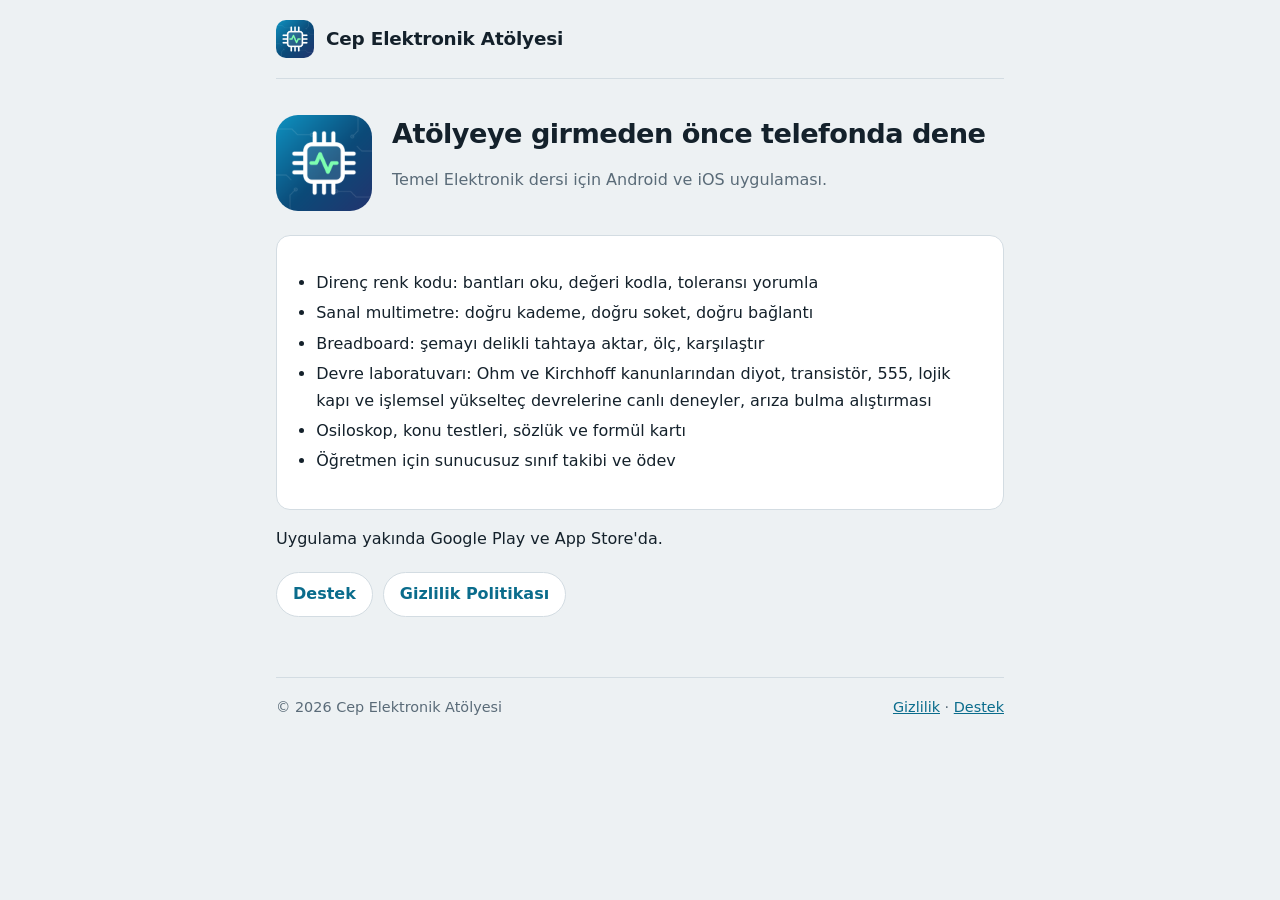
<file: cep-elektronik-atolyesi/index.html>
<!doctype html>
<html lang="tr">
<head>
  <meta charset="utf-8" />
  <meta name="viewport" content="width=device-width, initial-scale=1" />
  <title>Cep Elektronik Atölyesi</title>
  <meta name="description" content="Temel Elektronik dersi için telefon uygulaması: direnç kodu, multimetre, breadboard, osiloskop ve devre deneyleri." />
  <link rel="icon" href="img/logo.png" />
  <link rel="stylesheet" href="site.css" />
</head>
<body>
  <div class="wrap">
    <header class="top">
      <a class="brand" href="index.html"><img src="img/logo.png" alt="" width="38" height="38" /><span>Cep Elektronik Atölyesi</span></a>
    </header>
    <main>
      <div class="hero">
        <img src="img/logo.png" alt="Cep Elektronik Atölyesi simgesi" width="96" height="96" />
        <div>
          <h1>Atölyeye girmeden önce telefonda dene</h1>
          <p class="muted">Temel Elektronik dersi için Android ve iOS uygulaması.</p>
        </div>
      </div>

      <div class="card">
        <ul>
          <li>Direnç renk kodu: bantları oku, değeri kodla, toleransı yorumla</li>
          <li>Sanal multimetre: doğru kademe, doğru soket, doğru bağlantı</li>
          <li>Breadboard: şemayı delikli tahtaya aktar, ölç, karşılaştır</li>
          <li>Devre laboratuvarı: Ohm ve Kirchhoff kanunlarından diyot, transistör, 555, lojik kapı ve işlemsel yükselteç devrelerine canlı deneyler, arıza bulma alıştırması</li>
          <li>Osiloskop, konu testleri, sözlük ve formül kartı</li>
          <li>Öğretmen için sunucusuz sınıf takibi ve ödev</li>
        </ul>
      </div>

      <p>Uygulama yakında Google Play ve App Store'da.</p>

      <div class="links">
        <a href="destek.html">Destek</a>
        <a href="gizlilik.html">Gizlilik Politikası</a>
      </div>
    </main>
    <footer>
      <span>© 2026 Cep Elektronik Atölyesi</span>
      <span><a href="gizlilik.html">Gizlilik</a> · <a href="destek.html">Destek</a></span>
    </footer>
  </div>
</body>
</html>
</file>
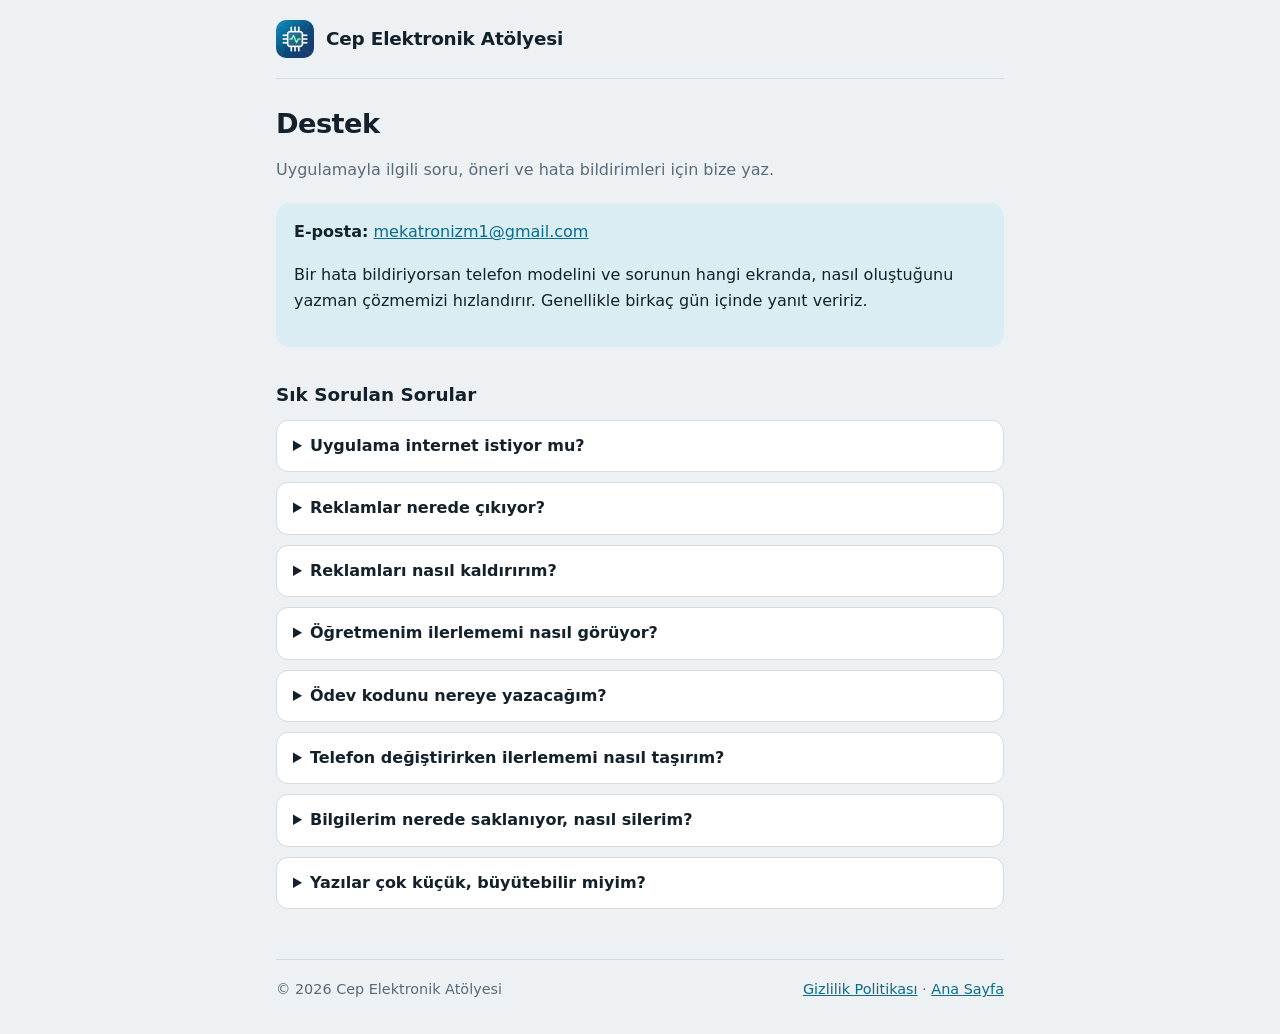
<file: cep-elektronik-atolyesi/destek.html>
<!doctype html>
<html lang="tr">
<head>
  <meta charset="utf-8" />
  <meta name="viewport" content="width=device-width, initial-scale=1" />
  <title>Cep Elektronik Atölyesi Destek</title>
  <meta name="description" content="Cep Elektronik Atölyesi için sık sorulan sorular ve iletişim." />
  <link rel="icon" href="img/logo.png" />
  <link rel="stylesheet" href="site.css" />
</head>
<body>
  <div class="wrap">
    <header class="top">
      <a class="brand" href="index.html"><img src="img/logo.png" alt="" width="38" height="38" /><span>Cep Elektronik Atölyesi</span></a>
    </header>
    <main>
      <h1>Destek</h1>
      <p class="muted">Uygulamayla ilgili soru, öneri ve hata bildirimleri için bize yaz.</p>

      <div class="box">
        <b>E-posta:</b> <a href="mailto:mekatronizm1@gmail.com?subject=Cep%20Elektronik%20At%C3%B6lyesi">mekatronizm1@gmail.com</a>
        <p>Bir hata bildiriyorsan telefon modelini ve sorunun hangi ekranda, nasıl oluştuğunu yazman çözmemizi hızlandırır. Genellikle birkaç gün içinde yanıt veririz.</p>
      </div>

      <h2>Sık Sorulan Sorular</h2>
      <details><summary>Uygulama internet istiyor mu?</summary><p>Hayır. Deneyler, testler, sözlük ve sınıf takibi internet olmadan çalışır. İnternet yalnızca reklamlar için kullanılır; bağlantı yoksa reklam çıkmaz.</p></details>
      <details><summary>Reklamlar nerede çıkıyor?</summary><p>Yalnızca menü ekranlarında ve bir test ya da deney bittikten sonra. Laboratuvar, breadboard, multimetre, osiloskop ve soru çözme ekranlarında, sınıf takibinde, öğretmen panelinde ve Ayarlar'da reklam yoktur. Uygulamayı kurduğun gün de reklam gösterilmez.</p></details>
      <details><summary>Reklamları nasıl kaldırırım?</summary><p>Ayarlar ekranındaki “Reklamsız” kartından tek seferlik satın alma yapabilirsin; abonelik değildir. Telefon değiştirdiysen ya da uygulamayı yeniden kurduysan aynı ekrandaki “Satın alımı geri yükle” düğmesine dokun.</p></details>
      <details><summary>Öğretmenim ilerlememi nasıl görüyor?</summary><p>Sınıfım ekranında adını, okul numaranı ve öğretmeninin verdiği sınıf kodunu yazarsın. Uygulama bir ilerleme kodu ve kare kod üretir; öğretmenin bunu kendi telefonundaki öğretmen panelinde okutur ya da yapıştırır. Hiçbir sunucu ya da hesap kullanılmaz.</p></details>
      <details><summary>Ödev kodunu nereye yazacağım?</summary><p>Sınıfım › Ödevlerim bölümüne. Kod yalnızca kendi sınıf koduna aitse kabul edilir; öğretmeninin verdiği sınıf kodunu doğru yazdığını kontrol et.</p></details>
      <details><summary>Telefon değiştirirken ilerlememi nasıl taşırım?</summary><p>Ayarlar › Yedek al ile bir yedek dosyası oluştur, yeni telefonda Ayarlar › Yedeği yükle ile geri yükle. Geri yüklediğinde o cihazdaki ilerleme yedektekiyle değiştirilir.</p></details>
      <details><summary>Bilgilerim nerede saklanıyor, nasıl silerim?</summary><p>İlerlemen, puanların, çalışma dosyan ve sınıf bilgilerin yalnızca telefonunda saklanır. Ayarlar ekranından hepsini silebilirsin; uygulamayı kaldırınca da silinir. Ayrıntılar için <a href="gizlilik.html">Gizlilik Politikası</a>.</p></details>
      <details><summary>Yazılar çok küçük, büyütebilir miyim?</summary><p>Evet, Ayarlar › Yazı boyutu bölümünden.</p></details>
    </main>
    <footer>
      <span>© 2026 Cep Elektronik Atölyesi</span>
      <span><a href="gizlilik.html">Gizlilik Politikası</a> · <a href="index.html">Ana Sayfa</a></span>
    </footer>
  </div>
</body>
</html>
</file>
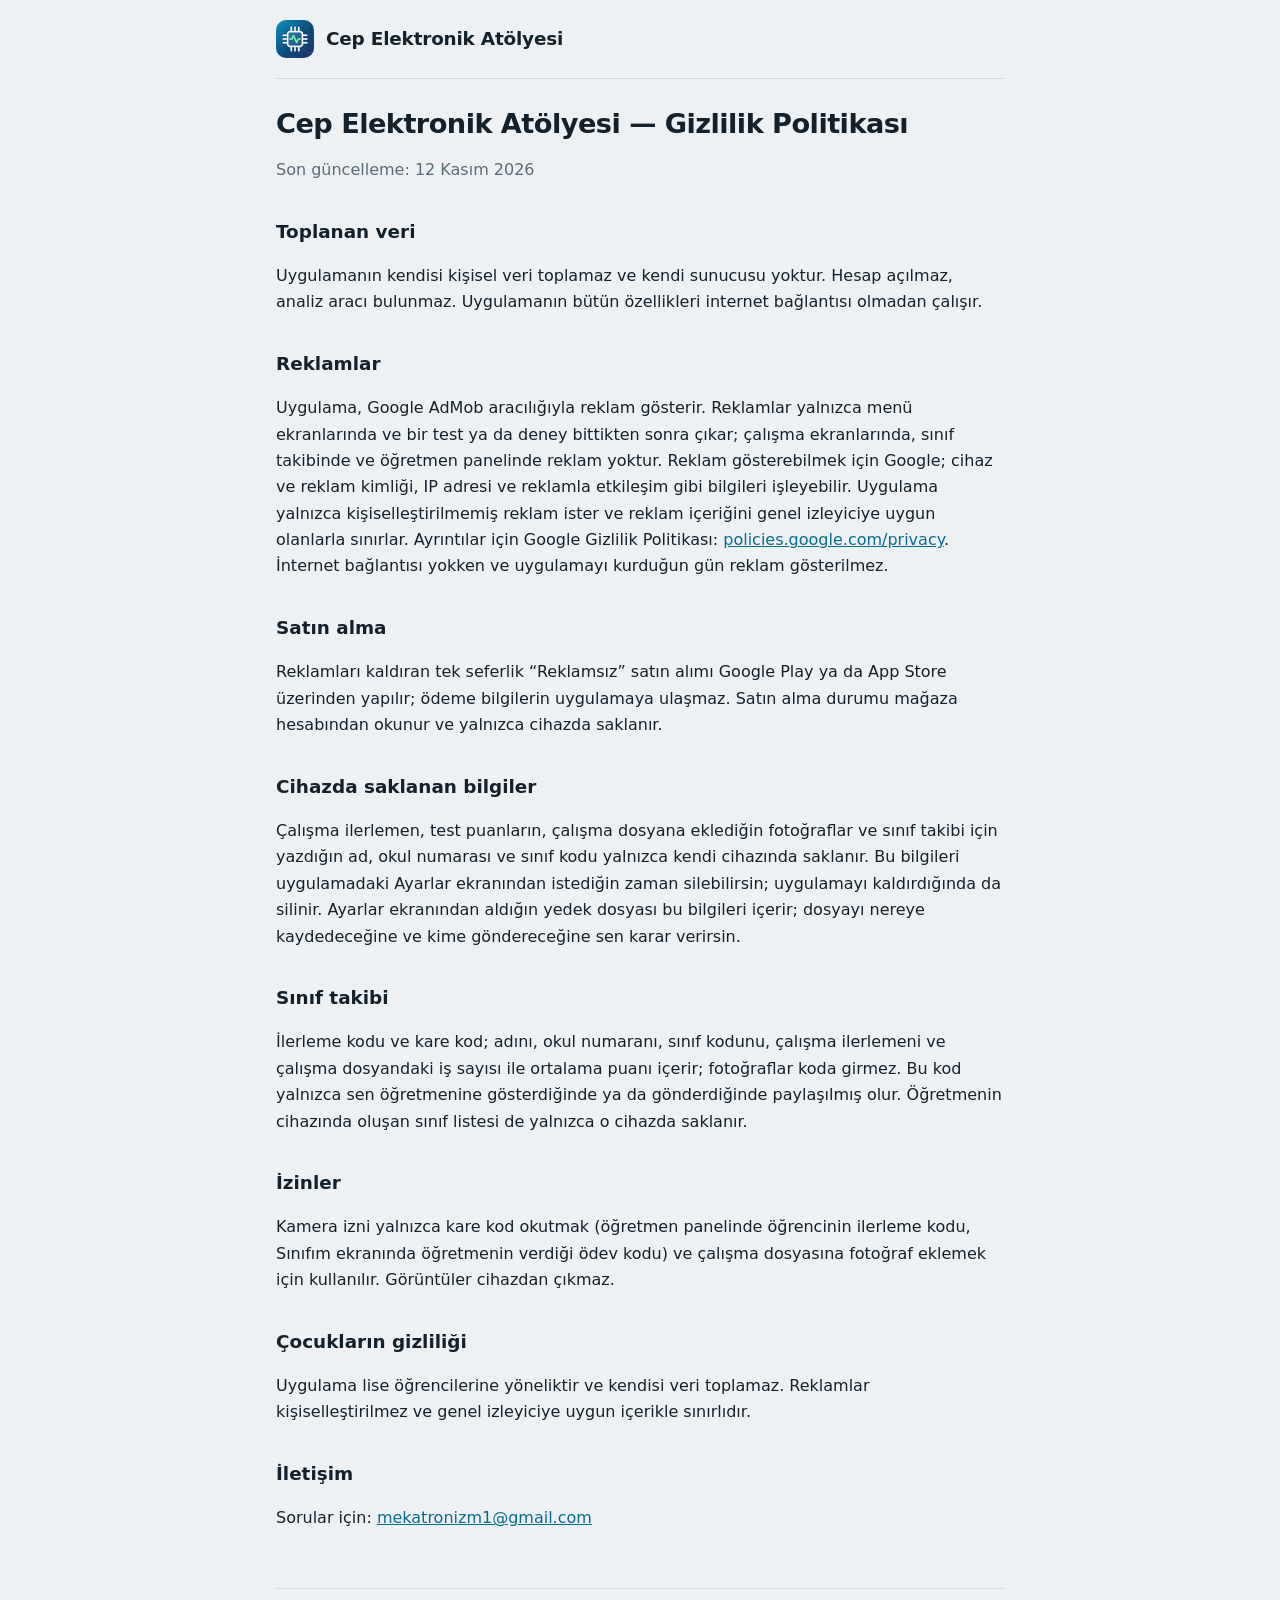
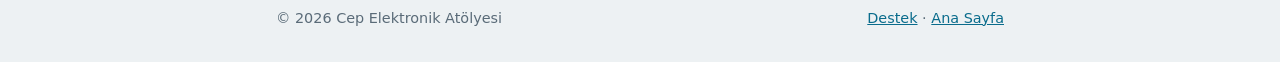
<file: cep-elektronik-atolyesi/gizlilik.html>
<!doctype html>
<html lang="tr">
<head>
  <meta charset="utf-8" />
  <meta name="viewport" content="width=device-width, initial-scale=1" />
  <title>Cep Elektronik Atölyesi Gizlilik Politikası</title>
  <link rel="icon" href="img/logo.png" />
  <link rel="stylesheet" href="site.css" />
</head>
<body>
  <div class="wrap">
    <header class="top">
      <a class="brand" href="index.html"><img src="img/logo.png" alt="" width="38" height="38" /><span>Cep Elektronik Atölyesi</span></a>
    </header>
    <main>
<h1>Cep Elektronik Atölyesi — Gizlilik Politikası</h1>
<p class="muted">Son güncelleme: 12 Kasım 2026</p>
<h2>Toplanan veri</h2>
<p>Uygulamanın kendisi kişisel veri toplamaz ve kendi sunucusu yoktur. Hesap açılmaz, analiz aracı bulunmaz. Uygulamanın bütün özellikleri internet bağlantısı olmadan çalışır.</p>
<h2>Reklamlar</h2>
<p>Uygulama, Google AdMob aracılığıyla reklam gösterir. Reklamlar yalnızca menü ekranlarında ve bir test ya da deney bittikten sonra çıkar; çalışma ekranlarında, sınıf takibinde ve öğretmen panelinde reklam yoktur. Reklam gösterebilmek için Google; cihaz ve reklam kimliği, IP adresi ve reklamla etkileşim gibi bilgileri işleyebilir. Uygulama yalnızca kişiselleştirilmemiş reklam ister ve reklam içeriğini genel izleyiciye uygun olanlarla sınırlar. Ayrıntılar için Google Gizlilik Politikası: <a href="https://policies.google.com/privacy">policies.google.com/privacy</a>. İnternet bağlantısı yokken ve uygulamayı kurduğun gün reklam gösterilmez.</p>
<h2>Satın alma</h2>
<p>Reklamları kaldıran tek seferlik “Reklamsız” satın alımı Google Play ya da App Store üzerinden yapılır; ödeme bilgilerin uygulamaya ulaşmaz. Satın alma durumu mağaza hesabından okunur ve yalnızca cihazda saklanır.</p>
<h2>Cihazda saklanan bilgiler</h2>
<p>Çalışma ilerlemen, test puanların, çalışma dosyana eklediğin fotoğraflar ve sınıf takibi için yazdığın ad, okul numarası ve sınıf kodu yalnızca kendi cihazında saklanır. Bu bilgileri uygulamadaki Ayarlar ekranından istediğin zaman silebilirsin; uygulamayı kaldırdığında da silinir. Ayarlar ekranından aldığın yedek dosyası bu bilgileri içerir; dosyayı nereye kaydedeceğine ve kime göndereceğine sen karar verirsin.</p>
<h2>Sınıf takibi</h2>
<p>İlerleme kodu ve kare kod; adını, okul numaranı, sınıf kodunu, çalışma ilerlemeni ve çalışma dosyandaki iş sayısı ile ortalama puanı içerir; fotoğraflar koda girmez. Bu kod yalnızca sen öğretmenine gösterdiğinde ya da gönderdiğinde paylaşılmış olur. Öğretmenin cihazında oluşan sınıf listesi de yalnızca o cihazda saklanır.</p>
<h2>İzinler</h2>
<p>Kamera izni yalnızca kare kod okutmak (öğretmen panelinde öğrencinin ilerleme kodu, Sınıfım ekranında öğretmenin verdiği ödev kodu) ve çalışma dosyasına fotoğraf eklemek için kullanılır. Görüntüler cihazdan çıkmaz.</p>
<h2>Çocukların gizliliği</h2>
<p>Uygulama lise öğrencilerine yöneliktir ve kendisi veri toplamaz. Reklamlar kişiselleştirilmez ve genel izleyiciye uygun içerikle sınırlıdır.</p>
<h2>İletişim</h2>
<p>Sorular için: <a href="mailto:mekatronizm1@gmail.com">mekatronizm1@gmail.com</a></p>
    </main>
    <footer>
      <span>© 2026 Cep Elektronik Atölyesi</span>
      <span><a href="destek.html">Destek</a> · <a href="index.html">Ana Sayfa</a></span>
    </footer>
  </div>
</body>
</html>
</file>
<file: cep-elektronik-atolyesi/site.css>
:root{--bg:#EDF1F3;--surface:#FFFFFF;--ink:#14212B;--muted:#5A6B78;--line:#D3DCE2;--accent:#0A6C8C;--accent-soft:#D9EDF3}
@media (prefers-color-scheme:dark){:root{--bg:#0F181E;--surface:#17232B;--ink:#E6EDF1;--muted:#9AAAB5;--line:#2A3943;--accent:#5CC2E0;--accent-soft:#16323D}}
*{box-sizing:border-box}
html{-webkit-text-size-adjust:100%}
body{margin:0;background:var(--bg);color:var(--ink);font:16px/1.65 system-ui,-apple-system,"Segoe UI",Roboto,sans-serif}
a{color:var(--accent)}
.wrap{max-width:760px;margin:0 auto;padding:0 16px}
.top{display:flex;align-items:center;gap:12px;padding:20px 0;border-bottom:1px solid var(--line)}
.brand{display:flex;align-items:center;gap:12px;color:var(--ink);text-decoration:none;font-weight:700;font-size:1.15rem;letter-spacing:-.01em}
.brand img{border-radius:10px}
main{padding:28px 0 40px}
h1{font-size:1.7rem;line-height:1.25;letter-spacing:-.02em;margin:0 0 8px}
h2{font-size:1.15rem;margin:1.8em 0 .4em}
.muted{color:var(--muted)}
.box{background:var(--accent-soft);border-radius:14px;padding:16px 18px;margin:20px 0}
.card{background:var(--surface);border:1px solid var(--line);border-radius:14px;padding:18px 20px;margin:16px 0}
.hero{display:flex;gap:20px;align-items:center;margin:8px 0 24px}
.hero img{border-radius:22px;flex:none}
ul{padding-left:1.2em}
li{margin:.25em 0}
details{background:var(--surface);border:1px solid var(--line);border-radius:12px;padding:12px 16px;margin:10px 0}
summary{cursor:pointer;font-weight:600}
details p{margin:.6em 0 0}
.links{display:flex;flex-wrap:wrap;gap:10px;margin:20px 0}
.links a{background:var(--surface);border:1px solid var(--line);border-radius:999px;padding:8px 16px;text-decoration:none;font-weight:600}
footer{border-top:1px solid var(--line);padding:18px 0 32px;color:var(--muted);font-size:.9rem;display:flex;flex-wrap:wrap;justify-content:space-between;gap:8px}
@media (max-width:520px){.hero{flex-direction:column;align-items:flex-start}h1{font-size:1.45rem}}
</file>
